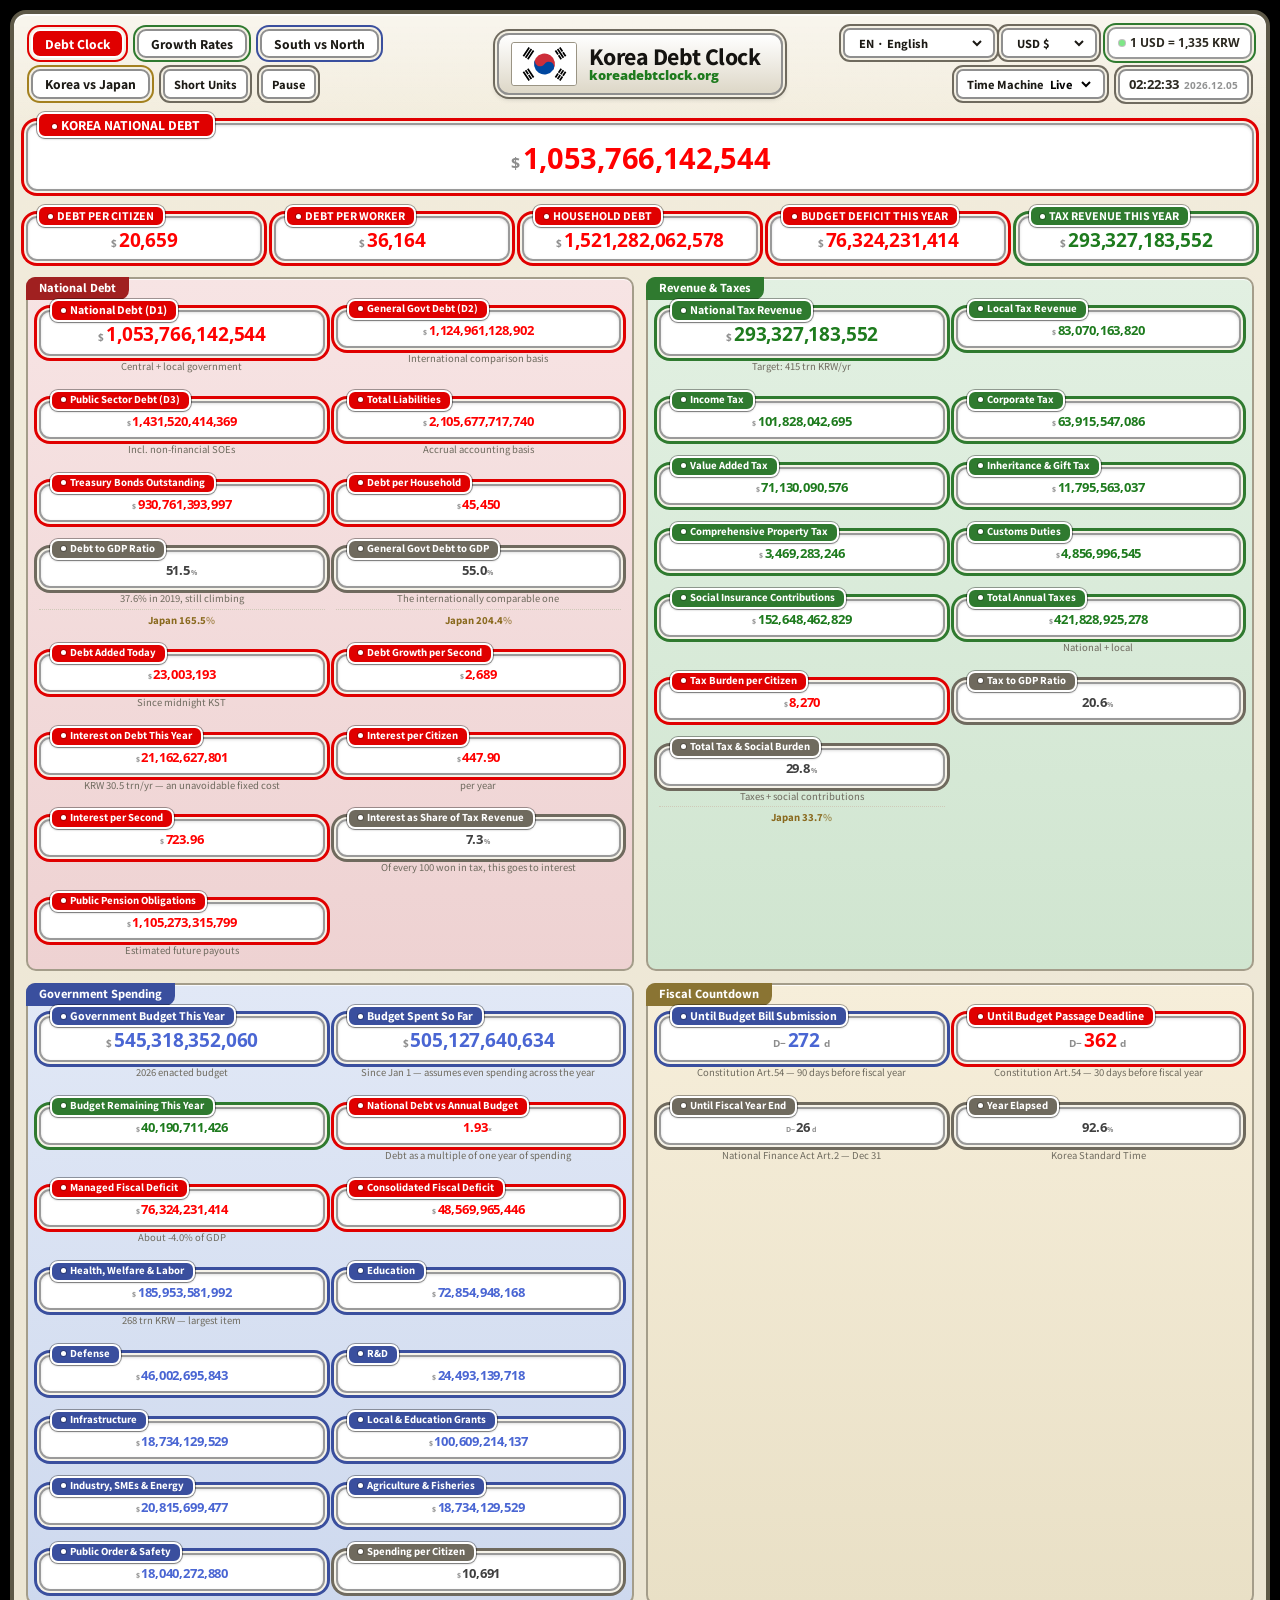
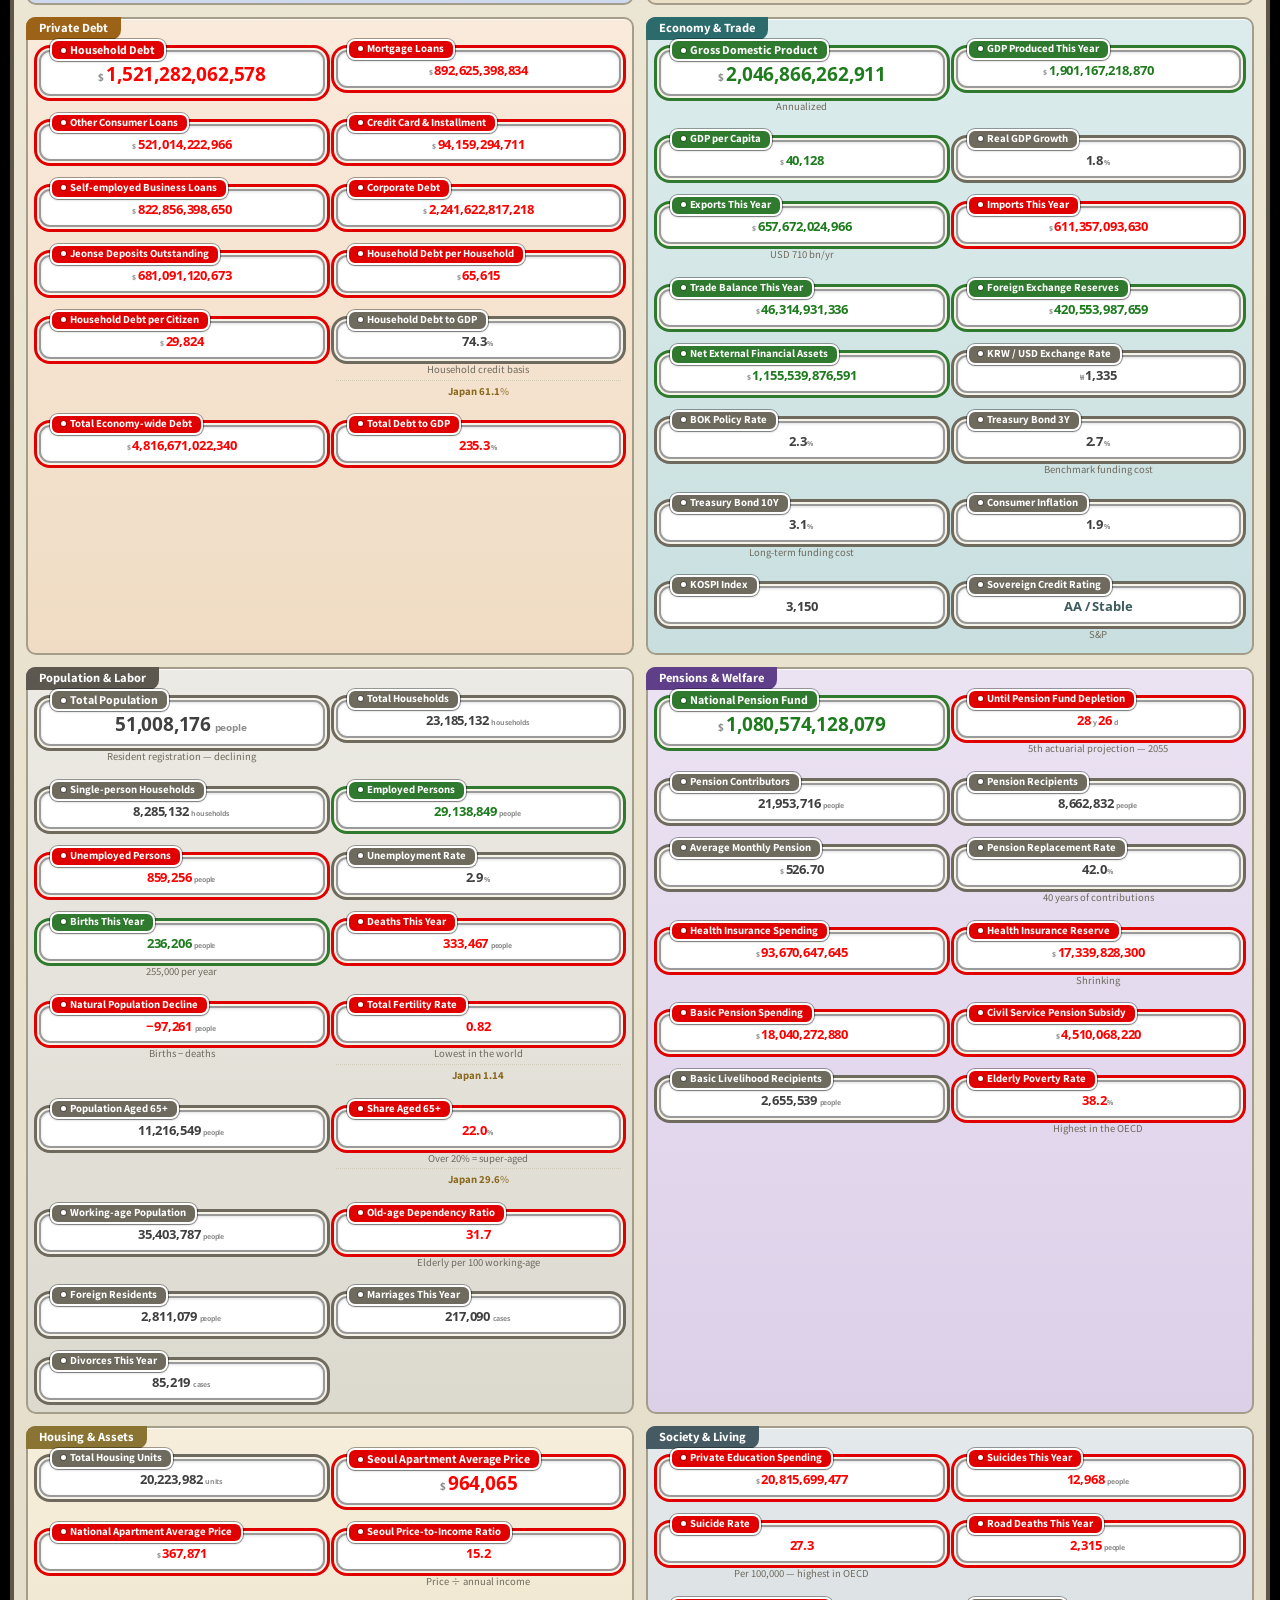
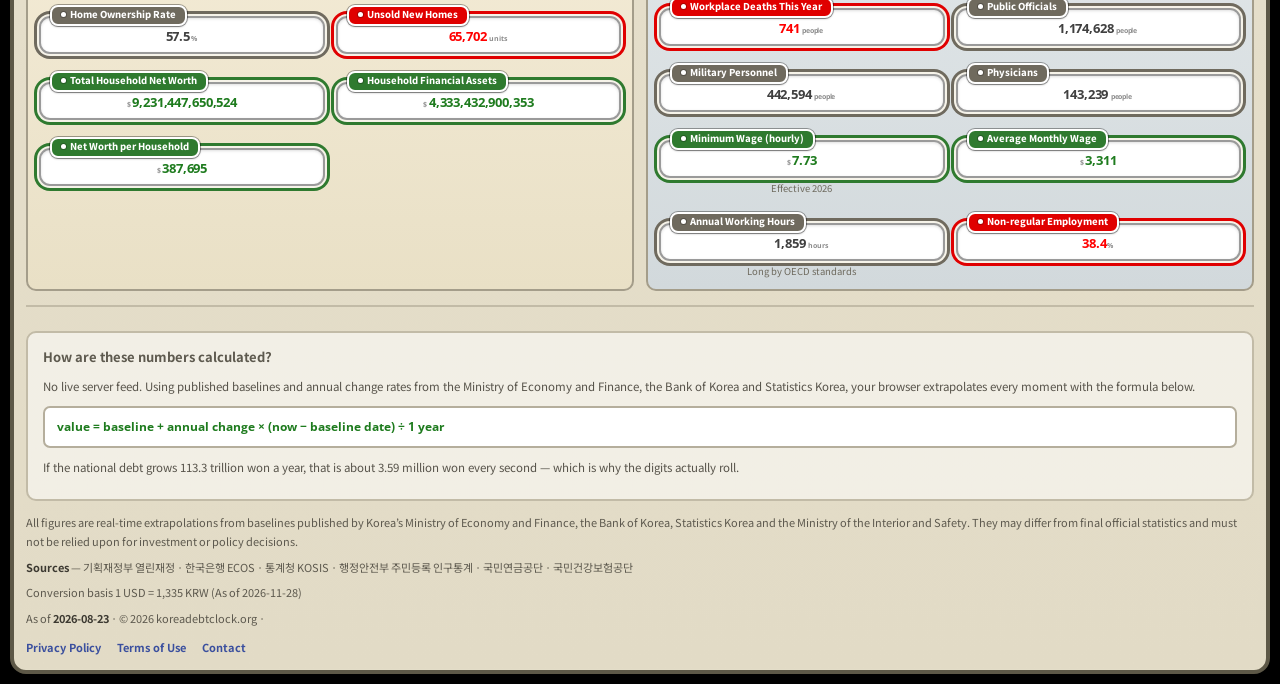
<file: index.html>
<!DOCTYPE html>
<html lang="ko">
<head>
<meta charset="utf-8">
<meta name="viewport" content="width=device-width, initial-scale=1, viewport-fit=cover">
<title>대한민국 부채시계 — Korea Debt Clock</title>
<meta name="description" content="대한민국의 국가채무·가계부채·재정·세금·인구·연금을 실시간으로 보여주는 부채시계와 연도별·정권별 증가율. 한국어·English·日本語·中文.">
<meta name="theme-color" content="#000000">
<meta property="og:type" content="website">
<meta property="og:title" content="대한민국 부채시계 — Korea Debt Clock">
<meta property="og:description" content="지금 이 순간에도 늘어나는 대한민국의 나랏빚, 실시간으로 확인하세요.">
<meta property="og:url" content="https://koreadebtclock.org/">
<meta property="og:image" content="https://koreadebtclock.org/assets/img/flag-kr.png">
<meta property="og:site_name" content="koreadebtclock.org">
<link rel="canonical" href="https://koreadebtclock.org/">
<link rel="icon" href="data:image/svg+xml,<svg xmlns='http://www.w3.org/2000/svg' viewBox='-72 -48 144 96'><path fill='%23fff' d='M-72-48v96H72v-96z'/><g transform='rotate(33.69)'><path fill='%23cd2e3a' d='M12 0a18 18 0 11-36 0 24 24 0 1148 0'/><path fill='%230047a0' d='M-24 0a24 24 0 1048 0A12 12 0 100 0a12 12 0 11-24 0'/></g></svg>">
<link rel="preconnect" href="https://fonts.googleapis.com">
<link rel="preconnect" href="https://fonts.gstatic.com" crossorigin>
<link href="https://fonts.googleapis.com/css2?family=Open+Sans:wght@600;700;800&family=Noto+Sans+KR:wght@500;700;800&family=Noto+Sans+JP:wght@500;700&family=Noto+Sans+SC:wght@500;700&display=swap" rel="stylesheet">
<link rel="stylesheet" href="assets/css/style.css">
</head>
<body>

<div class="board">

  <!-- ================= 헤더 ================= -->
  <header class="hdr">
    <div class="hdr-l">
      <button type="button" class="btn on" id="navClock" data-view="clock">부채시계</button>
      <button type="button" class="btn g"  id="navGrowth" data-view="growth">증가율</button>
      <button type="button" class="btn b"  id="navCompare" data-view="compare">남북 비교</button>
      <button type="button" class="btn d"  id="navJp" data-view="jp">한일 비교</button>
      <button type="button" class="btn k sm" id="btnUnit" aria-pressed="false">전체 자릿수</button>
      <button type="button" class="btn k sm" id="btnPause" aria-pressed="false">일시정지</button>
      <button type="button" class="btn d sm" id="btnSupport" data-sup="open" hidden>후원하기</button>
    </div>

    <!-- 사이트 중앙 명판 + 태극기 -->
    <div class="logo">
      <img class="flag" src="assets/img/flag-kr.svg" width="1800" height="1200" alt="대한민국 국기" decoding="async">
      <div class="logo-t">
        <b id="logoTitle">대한민국 부채시계</b>
        <i>koreadebtclock.org</i>
      </div>
    </div>

    <div class="hdr-r">
      <span id="langBtns"></span>
      <!-- 통화 선택기 바로 옆. 원화를 보고 있으면 숨는다 -->
      <span class="fxtag" id="fxTag" hidden></span>
      <label class="btn k sm" style="cursor:pointer">
        <span id="tmLabel">타임머신</span>
        <select id="tmYear" style="border:0;background:transparent;font:inherit;font-weight:800;cursor:pointer">
          <option value="now" selected>—</option>
        </select>
      </label>
      <span class="clock"><span id="clock">--:--:--</span><em id="clockDate"></em></span>
    </div>
  </header>

  <div class="stalebar" id="stalebar" role="alert" hidden></div>
  <div class="tmbar" id="tmbar" hidden></div>

  <!-- ================= 화면 1 : 부채시계 ================= -->
  <section class="view on" id="v-clock">
    <div class="hero" id="hero"></div>
    <div class="adbox" id="ad-mid" hidden></div>
    <div class="panels" id="panels"></div>
  </section>

  <!-- ================= 화면 2 : 증가율 ================= -->
  <section class="view" id="v-growth">
    <div class="gr-head">
      <h1 id="grTitle">연도별 · 정권별 증가율</h1>
      <p id="grIntro"></p>
    </div>
    <div class="picker" id="picker"></div>
    <div id="charts"></div>
    <div class="adbox" id="ad-growth" hidden></div>
  </section>

  <!-- ================= 화면 3 : 남북 비교 ================= -->
  <section class="view" id="v-compare">
    <div class="gr-head">
      <h1 id="cmpTitle">남북 규모 비교</h1>
    </div>
    <div class="caveat"><b id="caveatTag"></b><span id="caveatTxt"></span></div>
    <div id="cmp"></div>
    <div class="adbox" id="ad-cmp" hidden></div>
  </section>

  <!-- ================= 화면 4 : 한일 비교 ================= -->
  <section class="view" id="v-jp">
    <div class="gr-head">
      <h1 id="jpTitle">한일 재정 · 인구 비교</h1>
    </div>
    <div class="caveat"><b id="jpCaveatTag"></b><span id="jpCaveatTxt"></span></div>
    <div id="jpcmp"></div>
    <div class="adbox" id="ad-jp" hidden></div>
  </section>

  <!-- ================= 하단 ================= -->
  <div class="adbox" id="ad-foot" hidden></div>

  <footer class="foot">
    <div class="how">
      <h2 id="howTitle"></h2>
      <p id="how1"></p>
      <pre class="formula" id="formula"></pre>
      <p id="how2"></p>
    </div>
    <p id="disclaimer" style="margin-top:12px"></p>
    <p><b id="srcLabel"></b> — 기획재정부 열린재정 · 한국은행 ECOS · 통계청 KOSIS · 행정안전부 주민등록 인구통계 · 국민연금공단 · 국민건강보험공단</p>
    <p id="fxNote"></p>
    <p><span id="basisLabel"></span> <b id="updated">—</b> · © <span id="year"></span> koreadebtclock.org · <span id="funding"></span></p>
    <nav class="legal-links" id="legalLinks"></nav>
  </footer>

</div>

<div class="tt" id="tt" role="tooltip"></div>

<script src="data/i18n.js"></script>
<script src="data/ui.js"></script>
<script src="data/ui-long.js"></script>
<script src="data/labels.js"></script>
<script src="data/labels-debt.js"></script>
<script src="data/labels-econ.js"></script>
<script src="data/labels-more.js"></script>
<script src="data/labels-jp.js"></script>
<script src="data/labels-time.js"></script>
<!-- live.js 는 core.js 가 초기화 때 환율을 읽으므로 반드시 그 앞에 온다 -->
<script src="data/live.js"></script>
<script src="assets/js/core.js"></script>
<script src="data/data.js"></script>
<script src="data/history.js"></script>
<script src="data/nk.js"></script>
<script src="data/jp.js"></script>
<script src="data/support.js"></script>
<script src="assets/js/app.js"></script>
<script src="assets/js/support.js"></script>
<script src="assets/js/live.js"></script>
</body>
</html>
</file>
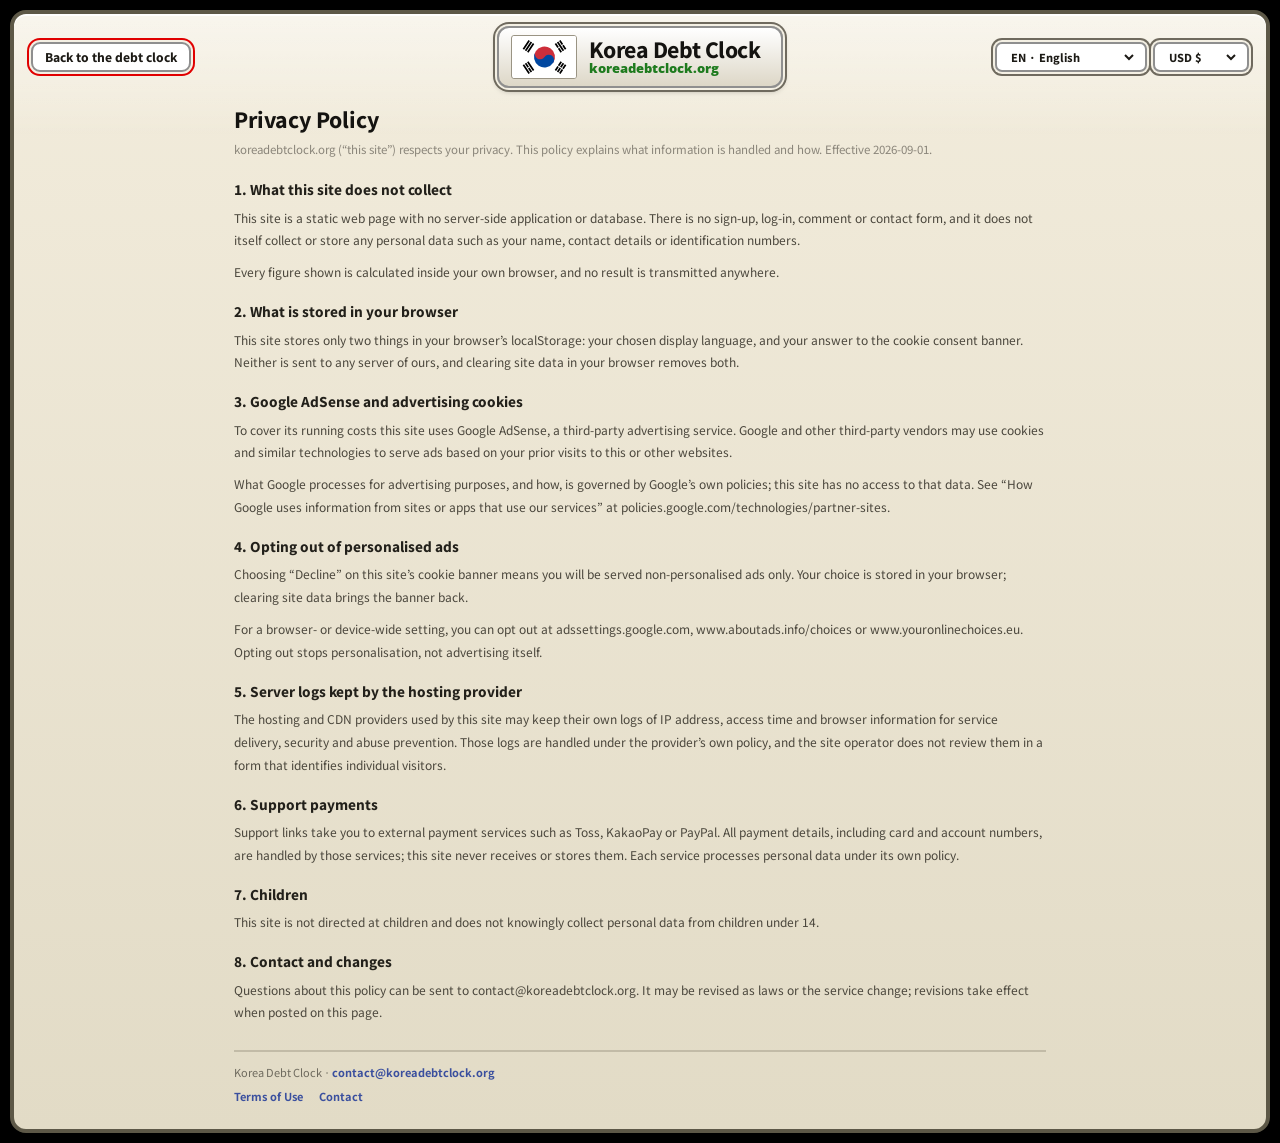
<file: privacy.html>
<!DOCTYPE html>
<html lang="ko">
<head>
<meta charset="utf-8">
<meta name="viewport" content="width=device-width, initial-scale=1, viewport-fit=cover">
<title>개인정보처리방침 — 대한민국 부채시계</title>
<meta name="description" content="대한민국 부채시계의 개인정보처리방침. 수집하지 않는 정보, 브라우저 저장 항목, 구글 애드센스 광고 쿠키와 맞춤 광고 해제 방법.">
<meta name="theme-color" content="#000000">
<meta name="robots" content="index,follow">
<link rel="canonical" href="https://koreadebtclock.org/privacy.html">
<link rel="icon" href="data:image/svg+xml,<svg xmlns='http://www.w3.org/2000/svg' viewBox='-72 -48 144 96'><path fill='%23fff' d='M-72-48v96H72v-96z'/><g transform='rotate(33.69)'><path fill='%23cd2e3a' d='M12 0a18 18 0 11-36 0 24 24 0 1148 0'/><path fill='%230047a0' d='M-24 0a24 24 0 1048 0A12 12 0 100 0a12 12 0 11-24 0'/></g></svg>">
<link rel="preconnect" href="https://fonts.googleapis.com">
<link rel="preconnect" href="https://fonts.gstatic.com" crossorigin>
<link href="https://fonts.googleapis.com/css2?family=Open+Sans:wght@600;700;800&family=Noto+Sans+KR:wght@500;700;800&family=Noto+Sans+JP:wght@500;700&family=Noto+Sans+SC:wght@500;700&display=swap" rel="stylesheet">
<link rel="stylesheet" href="assets/css/style.css">
</head>
<body data-doc="privacy">

<div class="board">

  <header class="hdr">
    <div class="hdr-l">
      <a class="btn" href="index.html" id="backLink">부채시계로 돌아가기</a>
    </div>

    <div class="logo">
      <img class="flag" src="assets/img/flag-kr.svg" width="1800" height="1200" alt="대한민국 국기" decoding="async">
      <div class="logo-t">
        <b id="logoTitle">대한민국 부채시계</b>
        <i>koreadebtclock.org</i>
      </div>
    </div>

    <div class="hdr-r">
      <span id="langBtns"></span>
    </div>
  </header>

  <article class="legal">
    <h1 id="docTitle">개인정보처리방침</h1>
    <p class="lg-lead" id="docLead"></p>
    <div id="docBody"></div>
    <div class="lg-foot">
      <p id="docContact"></p>
      <nav class="lg-nav" id="docNav"></nav>
    </div>
  </article>

</div>

<script src="data/i18n.js"></script>
<script src="data/ui.js"></script>
<script src="data/ui-long.js"></script>
<script src="data/labels.js"></script>
<script src="data/labels-debt.js"></script>
<script src="data/labels-econ.js"></script>
<script src="data/labels-more.js"></script>
<script src="data/labels-jp.js"></script>
<script src="data/labels-time.js"></script>
<!-- live.js 는 core.js 가 초기화 때 환율을 읽으므로 반드시 그 앞에 온다 -->
<script src="data/live.js"></script>
<script src="assets/js/core.js"></script>
<script src="data/support.js"></script>
<script src="data/legal.js"></script>
<script src="assets/js/legal.js"></script>
</body>
</html>
</file>
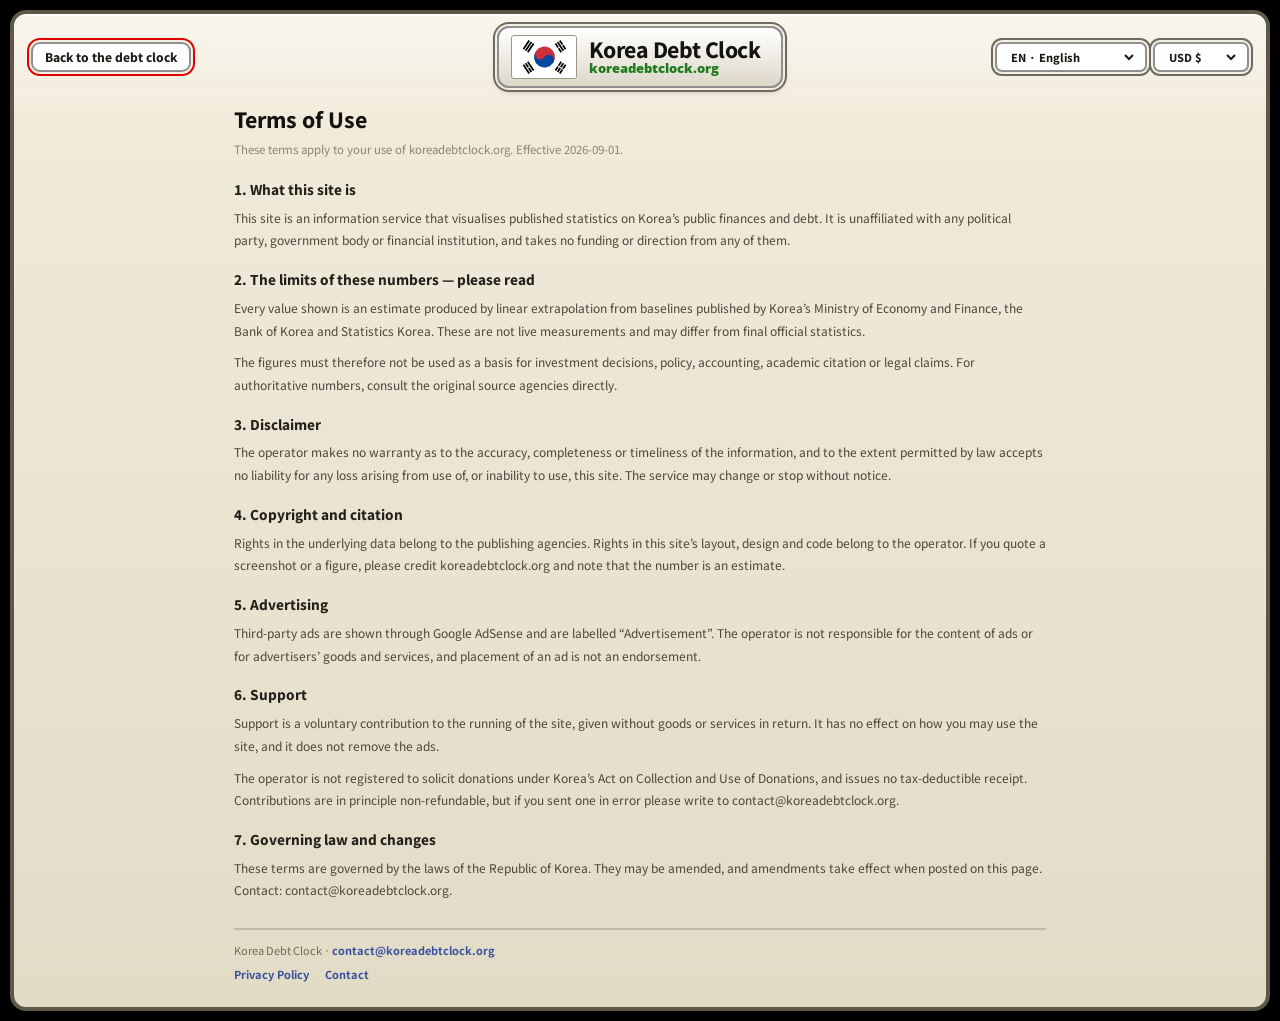
<file: terms.html>
<!DOCTYPE html>
<html lang="ko">
<head>
<meta charset="utf-8">
<meta name="viewport" content="width=device-width, initial-scale=1, viewport-fit=cover">
<title>이용약관 — 대한민국 부채시계</title>
<meta name="description" content="대한민국 부채시계의 이용약관. 표시되는 숫자의 성격과 한계, 면책, 저작권과 인용, 광고와 후원에 관한 안내.">
<meta name="theme-color" content="#000000">
<meta name="robots" content="index,follow">
<link rel="canonical" href="https://koreadebtclock.org/terms.html">
<link rel="icon" href="data:image/svg+xml,<svg xmlns='http://www.w3.org/2000/svg' viewBox='-72 -48 144 96'><path fill='%23fff' d='M-72-48v96H72v-96z'/><g transform='rotate(33.69)'><path fill='%23cd2e3a' d='M12 0a18 18 0 11-36 0 24 24 0 1148 0'/><path fill='%230047a0' d='M-24 0a24 24 0 1048 0A12 12 0 100 0a12 12 0 11-24 0'/></g></svg>">
<link rel="preconnect" href="https://fonts.googleapis.com">
<link rel="preconnect" href="https://fonts.gstatic.com" crossorigin>
<link href="https://fonts.googleapis.com/css2?family=Open+Sans:wght@600;700;800&family=Noto+Sans+KR:wght@500;700;800&family=Noto+Sans+JP:wght@500;700&family=Noto+Sans+SC:wght@500;700&display=swap" rel="stylesheet">
<link rel="stylesheet" href="assets/css/style.css">
</head>
<body data-doc="terms">

<div class="board">

  <header class="hdr">
    <div class="hdr-l">
      <a class="btn" href="index.html" id="backLink">부채시계로 돌아가기</a>
    </div>

    <div class="logo">
      <img class="flag" src="assets/img/flag-kr.svg" width="1800" height="1200" alt="대한민국 국기" decoding="async">
      <div class="logo-t">
        <b id="logoTitle">대한민국 부채시계</b>
        <i>koreadebtclock.org</i>
      </div>
    </div>

    <div class="hdr-r">
      <span id="langBtns"></span>
    </div>
  </header>

  <article class="legal">
    <h1 id="docTitle">이용약관</h1>
    <p class="lg-lead" id="docLead"></p>
    <div id="docBody"></div>
    <div class="lg-foot">
      <p id="docContact"></p>
      <nav class="lg-nav" id="docNav"></nav>
    </div>
  </article>

</div>

<script src="data/i18n.js"></script>
<script src="data/ui.js"></script>
<script src="data/ui-long.js"></script>
<script src="data/labels.js"></script>
<script src="data/labels-debt.js"></script>
<script src="data/labels-econ.js"></script>
<script src="data/labels-more.js"></script>
<script src="data/labels-jp.js"></script>
<script src="data/labels-time.js"></script>
<!-- live.js 는 core.js 가 초기화 때 환율을 읽으므로 반드시 그 앞에 온다 -->
<script src="data/live.js"></script>
<script src="assets/js/core.js"></script>
<script src="data/support.js"></script>
<script src="data/legal.js"></script>
<script src="assets/js/legal.js"></script>
</body>
</html>
</file>
<file: assets/css/style.css>
/* =========================================================
   대한민국 부채시계 — usdebtclock.org 클론 스타일
   컬러 링 + 회색 테두리 + 흰 판독창, 좌상단 라벨 탭
   숫자: Open Sans Bold
   ========================================================= */

:root{
  /* 숫자 색 (usdebtclock.org 실측) */
  --ink:   #404040;
  --red:   #ff0000;
  --green: #1e7b1e;
  --blue:  #4a66d3;
  --slate: #3d5c5c;
  --mute:  #919292;

  /* 링(테두리) 색 */
  --r-red:   #e00000;
  --r-green: #2f7a2f;
  --r-blue:  #3a4f9e;
  --r-gray:  #6f6a5e;
  --r-gold:  #a3801f;

  --paper1:#f2ecdc;
  --paper2:#e2dbc6;
  --frame: #5d5847;

  --num:'Open Sans','Noto Sans KR','Noto Sans JP','Noto Sans SC','Malgun Gothic','Meiryo','Microsoft YaHei',sans-serif;
  --txt:'Noto Sans KR','Open Sans','Noto Sans JP','Noto Sans SC','Malgun Gothic','Meiryo','Microsoft YaHei',sans-serif;
}

*{box-sizing:border-box}
/* .btn 등 author 규칙의 display 가 UA 의 [hidden] 을 이기는 문제 차단 */
[hidden]{display:none !important}
html{-webkit-text-size-adjust:100%}
body{
  margin:0;padding:10px;
  font-family:var(--txt);font-size:14px;line-height:1.45;color:#2b2820;
  background:#000;min-height:100vh;
}

/* ================= 보드 ================= */
.board{
  max-width:1780px;margin:0 auto;
  background:
    linear-gradient(180deg,rgba(255,255,255,.5),rgba(255,255,255,0) 120px),
    linear-gradient(180deg,var(--paper1),var(--paper2));
  border:4px solid var(--frame);
  border-radius:16px;
  box-shadow:inset 0 2px 0 rgba(255,255,255,.9), 0 0 0 1px #000, 0 14px 50px rgba(0,0,0,.7);
  padding:10px 12px 14px;
}

/* ================= 헤더 ================= */
.hdr{display:grid;grid-template-columns:minmax(0,1fr) auto minmax(0,1fr);align-items:center;gap:10px;padding:2px 2px 10px}
.hdr-l{display:flex;gap:7px;flex-wrap:wrap;min-width:0}
.hdr-r{display:flex;gap:7px;flex-wrap:wrap;justify-content:flex-end;align-items:center;min-width:0}

/* 미국 사이트식 버튼: 흰 바탕 + 두꺼운 컬러 링 */
.btn{
  font-family:var(--txt);font-size:12px;font-weight:800;color:#1c1a15;
  background:#fff;border:2px solid #8f8f8f;border-radius:9px;
  box-shadow:0 0 0 2px #f4f0e4, 0 0 0 4px var(--r-red), 0 1px 3px rgba(0,0,0,.35);
  padding:5px 12px;margin:2px 3px;cursor:pointer;white-space:nowrap;text-decoration:none;
  display:inline-block;line-height:1.3;
}
.btn:hover{background:#fffdf3}
.btn.g{box-shadow:0 0 0 2px #f4f0e4, 0 0 0 4px var(--r-green), 0 1px 3px rgba(0,0,0,.35)}
.btn.b{box-shadow:0 0 0 2px #f4f0e4, 0 0 0 4px var(--r-blue), 0 1px 3px rgba(0,0,0,.35)}
.btn.k{box-shadow:0 0 0 2px #f4f0e4, 0 0 0 4px var(--r-gray), 0 1px 3px rgba(0,0,0,.35)}
.btn.on{background:var(--r-red);color:#fff;border-color:#fff}
.btn.g.on{background:var(--r-green);color:#fff;border-color:#fff}
.btn.sm{font-size:11px;padding:4px 9px;border-radius:7px}

/* 로고 명판 */
.logo{
  display:flex;align-items:center;gap:12px;
  background:linear-gradient(180deg,#fff,#ddd7c7);
  border:2px solid #8f8f8f;border-radius:12px;
  box-shadow:0 0 0 2px #f4f0e4, 0 0 0 4px var(--r-gray), 0 2px 6px rgba(0,0,0,.4);
  padding:7px 20px 7px 12px;
}
.logo .flag{display:block;width:66px;height:44px;border:1px solid #9a9484;border-radius:3px;flex:none;object-fit:contain;background:#fff}
.logo-t{line-height:1.1}
.logo-t b{display:block;font-size:21px;font-weight:800;letter-spacing:-.02em;color:#141310;white-space:nowrap}
.logo-t i{display:block;font-style:normal;font-family:var(--num);font-size:13px;font-weight:800;color:var(--green)}

.clock{
  font-family:var(--num);font-weight:700;font-size:13px;color:#2b2820;
  background:#fff;border:2px solid #8f8f8f;border-radius:8px;
  box-shadow:0 0 0 2px #f4f0e4, 0 0 0 4px var(--r-gray);
  padding:4px 9px;margin:2px 3px;white-space:nowrap;
}
.clock em{font-style:normal;color:var(--mute);font-size:10px;margin-left:5px}

/* 헤더 환율 — 통화 선택기 바로 옆.
   전에는 푸터에만 있어서, 통화를 고르는 컨트롤과 그 선택이 만들어내는
   환율이 화면 2,000px 만큼 떨어져 있었다. */
.fxtag{
  display:inline-flex;align-items:center;
  padding:5px 10px;border-radius:9px;background:#fff;border:2px solid #9a9a9a;
  font-family:var(--num);font-weight:700;font-size:12px;color:#2b2820;
  white-space:nowrap;
  box-shadow:0 0 0 2px #f4f0e4, 0 0 0 4px var(--r-green);
}
.fxtag .fq{
  display:inline-block;width:6px;height:6px;border-radius:50%;
  margin-right:5px;flex:none;box-shadow:0 0 0 1px rgba(0,0,0,.25);
}

.stalebar{
  margin:0 0 10px;padding:8px 14px;border-radius:8px;
  background:#fff;border:2px solid #9a9a9a;
  box-shadow:0 0 0 2px #f4f0e4, 0 0 0 4px var(--r-red);
  font-size:11.5px;font-weight:700;text-align:center;color:#a11;line-height:1.6;
}

/* 타임머신 배너 */
.tmbar{
  margin:0 0 10px;padding:6px 12px;border-radius:8px;
  background:#fff;border:2px solid #8f8f8f;
  box-shadow:0 0 0 2px #f4f0e4, 0 0 0 4px var(--r-gold);
  font-size:11.5px;font-weight:700;text-align:center;color:#5a4708;
}

/* ================= 히어로 ================= */
.hero{display:grid;grid-template-columns:repeat(5,minmax(0,1fr));gap:14px 12px;margin-bottom:16px}
.hero .cell:first-child{grid-column:1 / -1}

/* ================= 패널 ================= */
.panels{display:grid;grid-template-columns:repeat(12,minmax(0,1fr));gap:12px}
.panel{
  grid-column:span 6;position:relative;
  border:2px solid #a49d8a;border-radius:10px;
  padding:20px 11px 12px;
  box-shadow:inset 0 1px 0 rgba(255,255,255,.75);
}
.panel-t{
  position:absolute;top:-2px;left:-2px;
  font-size:11px;font-weight:800;color:#fff;
  padding:3px 13px 4px;border-radius:9px 0 10px 0;background:#5d5847;
}
.panel-body{display:grid;grid-template-columns:repeat(auto-fill,minmax(190px,1fr));gap:17px 11px}

.t-red   {background:linear-gradient(180deg,#f7e4e4,#eed2d2)} .t-red    .panel-t{background:#a02020}
.t-green {background:linear-gradient(180deg,#e2f0e2,#d0e5d0)} .t-green  .panel-t{background:#2f7a2f}
.t-blue  {background:linear-gradient(180deg,#e1e8f6,#ced9ee)} .t-blue   .panel-t{background:#3a4f9e}
.t-orange{background:linear-gradient(180deg,#faeadb,#f0dcc4)} .t-orange .panel-t{background:#9c6318}
.t-teal  {background:linear-gradient(180deg,#dcecec,#c9dfdf)} .t-teal   .panel-t{background:#2b6b6b}
.t-gray  {background:linear-gradient(180deg,#eceae4,#dcd9cf)} .t-gray   .panel-t{background:#5c5850}
.t-purple{background:linear-gradient(180deg,#ebe2f2,#dcd0e9)} .t-purple .panel-t{background:#5f3f8a}
.t-sand  {background:linear-gradient(180deg,#f6eeda,#e9e0c6)} .t-sand   .panel-t{background:#8a7433}
.t-slate {background:linear-gradient(180deg,#e4e9eb,#d2d9dc)} .t-slate  .panel-t{background:#455a63}

/* ================= 셀 ================= */
.cell{position:relative;padding-top:11px;min-width:0}
.tag{
  position:absolute;top:0;left:11px;z-index:3;max-width:calc(100% - 16px);
  font-size:9.5px;font-weight:800;line-height:1.25;color:#fff;
  padding:2px 9px 3px;border-radius:8px;white-space:nowrap;
  overflow:hidden;text-overflow:ellipsis;
  background:var(--r-red);border:2px solid #fff;
  box-shadow:0 0 0 1px rgba(0,0,0,.35), 0 1px 2px rgba(0,0,0,.3);
}
.tag.g{background:var(--r-green)} .tag.b{background:var(--r-blue)}
.tag.k{background:var(--r-gray)}  .tag.d{background:var(--r-gold)}

/* 근거 표시 점 — "이 숫자는 어떤 종류인가".
   라벨 왼쪽에 둔다. 오른쪽에 두면 긴 라벨의 말줄임에 잘려 사라진다.
   자세한 설명은 셀 툴팁(title)에 글자로 들어간다. */
.tag .fq{
  display:inline-block;width:5px;height:5px;border-radius:50%;
  margin-right:4px;vertical-align:1px;flex:none;
  background:#fff;box-shadow:0 0 0 1px rgba(0,0,0,.25);
}
.fq-live      {background:#39d353}   /* 실시간 */
.fq-daily     {background:#7ee787}   /* 매일 */
.fq-monthly   {background:#9fd0ff}   /* 월 단위 공표 */
.fq-quarterly {background:#ffd479}   /* 분기 공표 */
.fq-annual    {background:#ffb454}   /* 연 1회 공표 */
.fq-budget    {background:#c9a6ff}   /* 국회 확정 예산 */
.fq-legal     {background:#ffffff}   /* 법정 기한 — 유일하게 추정이 아니다 */
.fq-projection{background:#8b8b8b}   /* 선형 추정 — 가장 약한 근거 */

.readout{
  background:#fff;border:2px solid #9a9a9a;border-radius:11px;
  box-shadow:0 0 0 2px #f6f3e9, 0 0 0 5px var(--r-red), inset 0 1px 3px rgba(0,0,0,.13);
  padding:9px 8px 6px;
  display:flex;align-items:center;justify-content:center;
  overflow-x:auto;overflow-y:hidden;scrollbar-width:none;
}
.readout::-webkit-scrollbar{display:none}
.readout.g{box-shadow:0 0 0 2px #f6f3e9, 0 0 0 5px var(--r-green), inset 0 1px 3px rgba(0,0,0,.13)}
.readout.b{box-shadow:0 0 0 2px #f6f3e9, 0 0 0 5px var(--r-blue),  inset 0 1px 3px rgba(0,0,0,.13)}
.readout.k{box-shadow:0 0 0 2px #f6f3e9, 0 0 0 5px var(--r-gray),  inset 0 1px 3px rgba(0,0,0,.13)}
.readout.d{box-shadow:0 0 0 2px #f6f3e9, 0 0 0 5px var(--r-gold),  inset 0 1px 3px rgba(0,0,0,.13)}

.num{font-family:var(--num);font-weight:700;white-space:nowrap;letter-spacing:-.01em;font-variant-numeric:tabular-nums}
.num .u{font-size:.56em;color:#8d8d8d;margin:0 .2em 0 .07em}
.num .z{color:#d6d6d6}
.num .neg{margin-right:.06em}

.c-ink,.c-gray{color:var(--ink)} .c-red{color:var(--red)} .c-green{color:var(--green)}
.c-blue{color:var(--blue)} .c-slate{color:var(--slate)} .c-mute{color:var(--mute)}

.sub{margin-top:4px;font-size:9.5px;line-height:1.35;color:#6e6a5e;text-align:center}
/* 일본 참조선 — 부채시계 화면에서 같은 지표의 일본 값을 한 줄로 덧붙인다 */
.ref{
  margin-top:4px;padding-top:4px;border-top:1px dotted #cfc9b8;
  font-size:9.5px;line-height:1.3;font-weight:800;color:#8a6a1f;text-align:center;
}
.ref .u{font-weight:600;opacity:.75}

.cell.xl .readout{padding:12px 10px 9px}
.cell.xl .num{font-size:clamp(18px,2.3vw,34px)}
.cell.lg .num{font-size:clamp(14px,1.45vw,21px)}
.cell.md .num{font-size:clamp(11px,1.02vw,15px)}
.cell.xl .tag{font-size:12px;padding:3px 13px 4px}
.cell.lg .tag{font-size:10.5px}

/* ================= 화면 전환 ================= */
.view{display:none}
.view.on{display:block}

/* ================= 증가율 화면 ================= */
.gr-head{margin:0 0 12px;text-align:center}
.gr-head h1{margin:0 0 4px;font-size:19px;font-weight:800;color:#141310}
.gr-head p{margin:0;font-size:11.5px;color:#6e6a5e}

.picker{display:flex;gap:7px;flex-wrap:wrap;justify-content:center;margin-bottom:14px}

.chart-wrap{
  background:#fff;border:2px solid #9a9a9a;border-radius:11px;
  box-shadow:0 0 0 2px #f6f3e9, 0 0 0 5px var(--r-gray), inset 0 1px 3px rgba(0,0,0,.10);
  padding:14px 14px 10px;margin-bottom:20px;
}
.chart-h{display:flex;align-items:baseline;justify-content:space-between;gap:10px;flex-wrap:wrap;margin-bottom:3px}
.chart-h h3{margin:0;font-size:14px;font-weight:800;color:#22201a}
.chart-h span{font-size:10.5px;color:#8a857a}
.chart-sub{margin:0 0 10px;font-size:10.5px;color:#8a857a;line-height:1.5}
.chart svg{display:block;width:100%;height:auto;overflow:visible}

.tick{font-family:var(--num);font-size:9.5px;fill:#9a958a;font-weight:600}
.gridline{stroke:#ece9e1;stroke-width:1}
.zeroline{stroke:#9e9e9e;stroke-width:1.5}
.dlabel{font-family:var(--num);font-size:9.5px;font-weight:700;fill:#57534a}
.goalline{stroke:#c3b48f;stroke-width:1;stroke-dasharray:5 4}
.goaltag{font-family:var(--num);font-size:9.5px;font-weight:700;fill:#a08f63}
.hitlbl{font-family:var(--num);font-size:9px;font-weight:800}
.nowlbl{font-family:var(--num);font-size:9.5px;font-weight:800;fill:#e34948}
.chart-wrap .caveat{margin:0 0 10px;padding:9px 12px;font-size:10.5px;line-height:1.65}
.bar{transition:opacity .12s;cursor:default}
.bar:hover{opacity:.7}
.proj{opacity:.5}

.legend{display:flex;gap:16px;flex-wrap:wrap;margin:0 0 10px;font-size:10.5px;color:#57534a;font-weight:600}
.legend i{display:inline-block;width:11px;height:11px;border-radius:3px;margin-right:5px;vertical-align:-1px}

.tt{
  position:fixed;z-index:80;pointer-events:none;opacity:0;transition:opacity .1s;
  background:#26241e;color:#fff;border-radius:6px;padding:6px 10px;
  font-size:11.5px;line-height:1.5;box-shadow:0 3px 12px rgba(0,0,0,.5);white-space:nowrap;
}
.tt.on{opacity:1}
.tt b{font-family:var(--num);font-weight:700}

.admtbl{width:100%;border-collapse:collapse;font-size:11.5px;background:#fff}
.admtbl th,.admtbl td{border:1px solid #d6d0c0;padding:6px 9px;text-align:right;white-space:nowrap}
.admtbl th{background:#ece7d8;font-weight:800;color:#3c3931;text-align:center;font-size:10.5px}
.admtbl td:first-child,.admtbl td:nth-child(2){text-align:left}
.admtbl td.n{font-family:var(--num);font-weight:700;color:var(--ink)}
.admtbl td.up{font-family:var(--num);font-weight:700;color:var(--red)}
.admtbl tr.ongoing td{color:#9a958a}
.admtbl tr.ongoing td.n,.admtbl tr.ongoing td.up{color:#9a958a}

details.tblbox{margin:4px 0 0}
details.tblbox summary{cursor:pointer;font-size:11px;font-weight:800;color:var(--r-blue);padding:4px 0;list-style:none}
details.tblbox summary::-webkit-details-marker{display:none}
details.tblbox summary::before{content:'▸ '}
details.tblbox[open] summary::before{content:'▾ '}
details.tblbox .scroll{overflow-x:auto;margin-top:7px}


/* ================= 남북 비교 화면 ================= */
.caveat{
  display:flex;gap:10px;align-items:flex-start;
  background:#fff;border:2px solid #9a9a9a;border-radius:11px;
  box-shadow:0 0 0 2px #f6f3e9, 0 0 0 5px var(--r-gold), inset 0 1px 3px rgba(0,0,0,.10);
  padding:11px 14px;margin:0 0 16px;
  font-size:11.5px;line-height:1.75;color:#4a463c;
}
.caveat b{
  flex:none;background:var(--r-gold);color:#fff;
  font-size:10px;font-weight:800;padding:2px 9px 3px;border-radius:7px;
  margin-top:1px;white-space:nowrap;
}

.cmp-panel{padding:22px 14px 14px}
.cmp-head{
  display:grid;grid-template-columns:minmax(0,1fr) minmax(150px,240px) minmax(0,1fr);
  gap:10px;align-items:center;margin-bottom:4px;
}
.cmp-head span{font-size:10.5px;font-weight:800;letter-spacing:.02em}
.cmp-head .s{color:var(--r-blue);text-align:center}
.cmp-head .n{color:#6b6552;text-align:center}

.cmp{
  display:grid;grid-template-columns:minmax(0,1fr) minmax(150px,240px) minmax(0,1fr);
  gap:10px;align-items:center;
  padding:11px 0;border-top:1px dashed rgba(0,0,0,.16);
}
.cmp-cell{min-width:0}
.cmp-cell .side{display:none}
.cmp-cell .readout{padding:7px 7px 5px}
.cmp-cell .num{font-size:clamp(12px,1.15vw,17px)}

.cmp-mid{text-align:center;min-width:0}
.cmp-lbl{font-size:11.5px;font-weight:800;line-height:1.3;color:#2b2820}
.cmp-yr{font-size:9.5px;color:#8a857a;margin-top:1px}
.cmp-note{font-size:9.5px;color:#7a7568;margin-top:3px;line-height:1.35}

.cmp-bar{
  display:flex;height:8px;margin:6px auto 5px;max-width:200px;
  border:1px solid #b7b0a0;border-radius:5px;overflow:hidden;background:#efece2;
}
.cmp-bar i{background:var(--r-blue);min-width:1px}
.cmp-bar b{background:#9a9384;min-width:1px}

.cmp-ratio{
  font-family:var(--num);font-weight:800;font-size:13px;color:var(--r-blue);
  letter-spacing:-.01em;
}
.cmp-ratio.nk{color:#8a6a1f}

@media (max-width:760px){
  .cmp-head{display:none}
  .cmp{grid-template-columns:minmax(0,1fr);gap:6px;padding:13px 0}
  .cmp-mid{order:-1}
  .cmp-cell{position:relative;padding-left:42px}
  .cmp-cell .side{
    display:block;position:absolute;left:0;top:50%;transform:translateY(-50%);
    font-size:10px;font-weight:800;
  }
  .cmp-cell .side.s{color:var(--r-blue)}
  .cmp-cell .side.n{color:#6b6552}
  .cmp-bar{max-width:100%}
}

/* ================= 하단 ================= */
.foot{margin-top:14px;border-top:2px solid #c2bba7;padding-top:12px;font-size:11px;color:#5d594e;line-height:1.7}
.foot p{margin:0 0 7px}
.foot b{color:#3c3931}
.how{margin-top:12px;padding:13px 15px;border-radius:10px;background:rgba(255,255,255,.55);border:2px solid #c2bba7}
.how h2{margin:0 0 8px;font-size:13px}
.how p{margin:0 0 9px;font-size:11.5px;color:#57534a;line-height:1.75}
.formula{
  font-family:var(--num);font-weight:700;font-size:12px;color:var(--green);
  background:#fff;border:2px solid #b5ae9c;border-radius:7px;padding:9px 12px;margin:0 0 9px;overflow-x:auto;
}

/* ================= 반응형 ================= */
@media (max-width:1240px){
  .panel{grid-column:span 12}
  .hero{grid-template-columns:repeat(3,minmax(0,1fr))}
}
@media (max-width:760px){
  body{padding:6px}
  .board{padding:8px;border-radius:12px;border-width:3px}
  .hdr{grid-template-columns:minmax(0,1fr);justify-items:stretch;gap:9px}
  .hdr-l,.hdr-r{justify-content:center;width:100%;flex-wrap:wrap}
  .logo{justify-self:center;max-width:100%}
  .logo-t b{font-size:15px}
  .logo-t i{font-size:11.5px}
  .hero{grid-template-columns:repeat(2,minmax(0,1fr))}
  .panel-body{grid-template-columns:repeat(auto-fill,minmax(146px,1fr))}
  .logo .flag{width:52px;height:35px}
  .logo-t b{font-size:16px}
  .chart-wrap{padding:10px 9px 7px}
}


/* =========================================================
   광고 · 후원 · 법적 문서  (assets/js/support.js · legal.js)
   ========================================================= */

/* 후원 버튼용 금색 링 (.tag.d 와 같은 색) */
.btn.d{box-shadow:0 0 0 2px #f4f0e4, 0 0 0 4px var(--r-gold), 0 1px 3px rgba(0,0,0,.35)}
.btn.d:hover{background:#fffbe9}

/* ---------------- 광고 슬롯 ---------------- */
/* 판독창과 헷갈리지 않도록 링을 두르지 않고, 종이 위에 얹은 얇은 상자로 둔다 */
.adbox{
  position:relative;grid-column:1 / -1;
  margin:14px 0;padding:16px 10px 10px;
  background:rgba(255,255,255,.5);
  border:1px dashed #bdb6a4;border-radius:9px;
  min-height:60px;overflow:hidden;
}
.adbox[hidden]{display:none}
.adlbl{
  position:absolute;top:4px;left:9px;
  font-size:9px;font-weight:800;letter-spacing:.06em;
  color:#9a9484;text-transform:uppercase;
}
.adbox ins.adsbygoogle{display:block;width:100%}
/* #ads=preview 자리표시자 */
.adph{
  display:flex;align-items:center;justify-content:center;
  height:90px;border-radius:6px;background:repeating-linear-gradient(
    45deg,#eeeade,#eeeade 8px,#e6e1d2 8px,#e6e1d2 16px);
  font-family:var(--num);font-size:11px;font-weight:700;color:#a09a89;
}

/* ---------------- 쿠키 동의 배너 ---------------- */
.consent{
  position:fixed;left:10px;right:10px;bottom:10px;z-index:90;
  display:flex;gap:14px;align-items:center;flex-wrap:wrap;justify-content:space-between;
  max-width:1000px;margin:0 auto;
  background:#fffdf6;border:2px solid #8f8f8f;border-radius:12px;
  box-shadow:0 0 0 2px #f4f0e4, 0 0 0 4px var(--r-gold), 0 10px 34px rgba(0,0,0,.55);
  padding:13px 16px;
}
.consent-t{flex:1 1 340px;min-width:0}
.consent-t b{display:block;font-size:12.5px;font-weight:800;color:#141310;margin-bottom:3px}
.consent-t p{margin:0;font-size:11px;line-height:1.65;color:#57534a}
.consent-t a{color:var(--r-blue);font-weight:700}
.consent-b{display:flex;gap:7px;flex:none}

/* ---------------- 후원 모달 ---------------- */
.sup-wrap{
  position:fixed;inset:0;z-index:100;
  display:flex;align-items:center;justify-content:center;padding:16px;
  background:rgba(0,0,0,.62);overflow-y:auto;
}
.sup-card{
  position:relative;width:100%;max-width:520px;
  background:linear-gradient(180deg,var(--paper1),var(--paper2));
  border:3px solid var(--frame);border-radius:14px;
  box-shadow:inset 0 2px 0 rgba(255,255,255,.9), 0 16px 46px rgba(0,0,0,.6);
  padding:20px 22px 18px;
}
.sup-x{
  position:absolute;top:8px;right:10px;
  border:0;background:transparent;cursor:pointer;
  font-size:22px;line-height:1;color:#8a857a;padding:4px 6px;
}
.sup-x:hover{color:#2b2820}
.sup-card h2{margin:0 0 8px;font-size:16px;font-weight:800;color:#141310}
.sup-intro{margin:0 0 14px;font-size:11.5px;line-height:1.75;color:#57534a}

.sup-grid{display:grid;grid-template-columns:repeat(auto-fit,minmax(200px,1fr));gap:9px}
.sup-link{
  display:flex;align-items:center;gap:10px;text-decoration:none;
  background:#fff;border:2px solid #9a9a9a;border-radius:10px;
  box-shadow:0 0 0 2px #f6f3e9, 0 0 0 4px var(--r-gold);
  padding:9px 12px;transition:background .12s;
}
.sup-link:hover{background:#fffbe9}
.sup-ico{font-size:19px;line-height:1;flex:none}
.sup-txt{min-width:0;line-height:1.3}
.sup-txt b{display:block;font-size:12px;font-weight:800;color:#1c1a15}
.sup-txt i{display:block;font-style:normal;font-size:9.5px;color:#8a857a;margin-top:1px}

.sup-bank{
  margin-top:11px;padding:9px 12px;border-radius:8px;
  background:#fff;border:2px solid #c2bba7;
  font-size:11px;line-height:1.9;color:#3c3931;
}
.sup-bank #supAcc{font-family:var(--num);font-weight:700}

.sup-why{margin:14px 0 0;font-size:10.5px;line-height:1.8;color:#6e6a5e}
.sup-note{
  margin:9px 0 0;padding-top:9px;border-top:1px dashed #c2bba7;
  font-size:10px;line-height:1.75;color:#8a857a;
}

/* ---------------- 푸터 법적 링크 ---------------- */
.legal-links{display:flex;gap:16px;flex-wrap:wrap;margin-top:10px}
.legal-links a{color:var(--r-blue);font-weight:700;text-decoration:none;font-size:11px}
.legal-links a:hover{text-decoration:underline}

/* ---------------- privacy.html · terms.html ---------------- */
.legal{max-width:820px;margin:0 auto;padding:6px 4px 10px}
.legal h1{margin:0 0 6px;font-size:21px;font-weight:800;color:#141310}
.lg-lead{margin:0 0 20px;font-size:11.5px;color:#8a857a;line-height:1.7}
.lg-sec{margin:0 0 18px}
.lg-sec h2{margin:0 0 7px;font-size:13.5px;font-weight:800;color:#22201a}
.lg-sec p{margin:0 0 9px;font-size:12px;line-height:1.9;color:#4a463c}
.lg-foot{
  margin-top:26px;padding-top:13px;border-top:2px solid #c2bba7;
  font-size:11px;color:#6e6a5e;
}
.lg-foot p{margin:0 0 8px}
.lg-nav{display:flex;gap:16px;flex-wrap:wrap}
.lg-nav a,.lg-foot a{color:var(--r-blue);font-weight:700;text-decoration:none}
.lg-nav a:hover,.lg-foot a:hover{text-decoration:underline}

@media (max-width:760px){
  .consent{left:6px;right:6px;bottom:6px;padding:11px 13px}
  .consent-b{width:100%;justify-content:flex-end}
  .sup-card{padding:18px 15px 15px}
  .legal h1{font-size:18px}
}

/* ---------------- 언어 · 통화 선택기 (20개 언어) ----------------
   버튼 20개를 늘어놓을 수 없어 select 로 바꿨습니다.
   겉모습은 .btn 그대로 두고 select 만 투명하게 얹습니다. */
.btn.sel{padding:3px 8px;display:inline-flex;align-items:center}
.btn.sel select{
  border:0;background:transparent;font:inherit;font-weight:800;
  color:inherit;cursor:pointer;max-width:132px;
  padding:1px 2px;outline:none;
}
.btn.sel select:focus-visible{outline:2px solid var(--r-blue);border-radius:4px}

/* RTL (아랍어) — 계기판 숫자는 항상 왼→오른쪽으로 읽는다 */
[dir="rtl"] .num,
[dir="rtl"] .formula,
[dir="rtl"] .admtbl td.n,
[dir="rtl"] .admtbl td.up{direction:ltr;unicode-bidi:isolate}
[dir="rtl"] .hdr-l{justify-content:flex-end}
[dir="rtl"] .hdr-r{justify-content:flex-start}
[dir="rtl"] .tag{left:auto;right:11px}
[dir="rtl"] .panel-t{left:auto;right:-2px;border-radius:0 9px 0 10px}
[dir="rtl"] .adlbl{left:auto;right:9px}
[dir="rtl"] .sup-x{right:auto;left:10px}
[dir="rtl"] .admtbl th,
[dir="rtl"] .admtbl td{text-align:left}
[dir="rtl"] .admtbl td:first-child,
[dir="rtl"] .admtbl td:nth-child(2){text-align:right}

@media (max-width:760px){
  .btn.sel select{max-width:96px}
}
</file>
